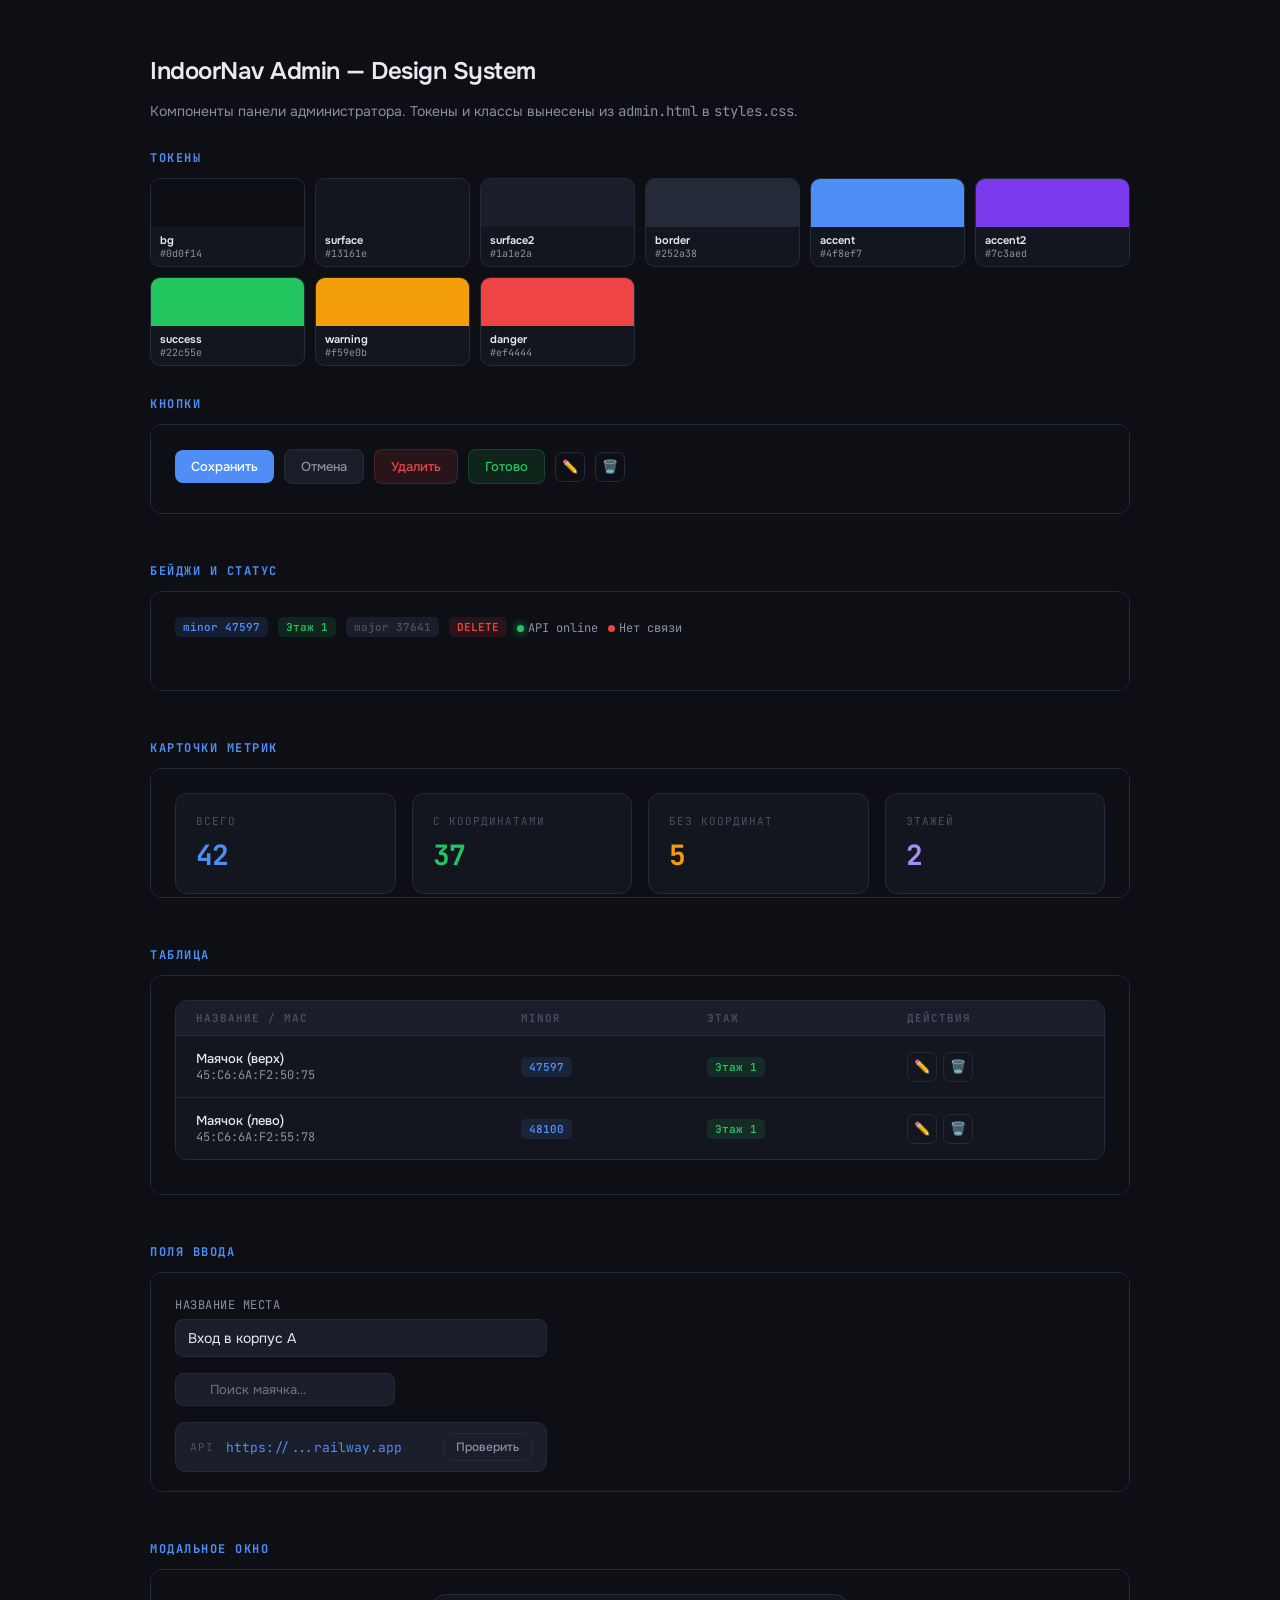
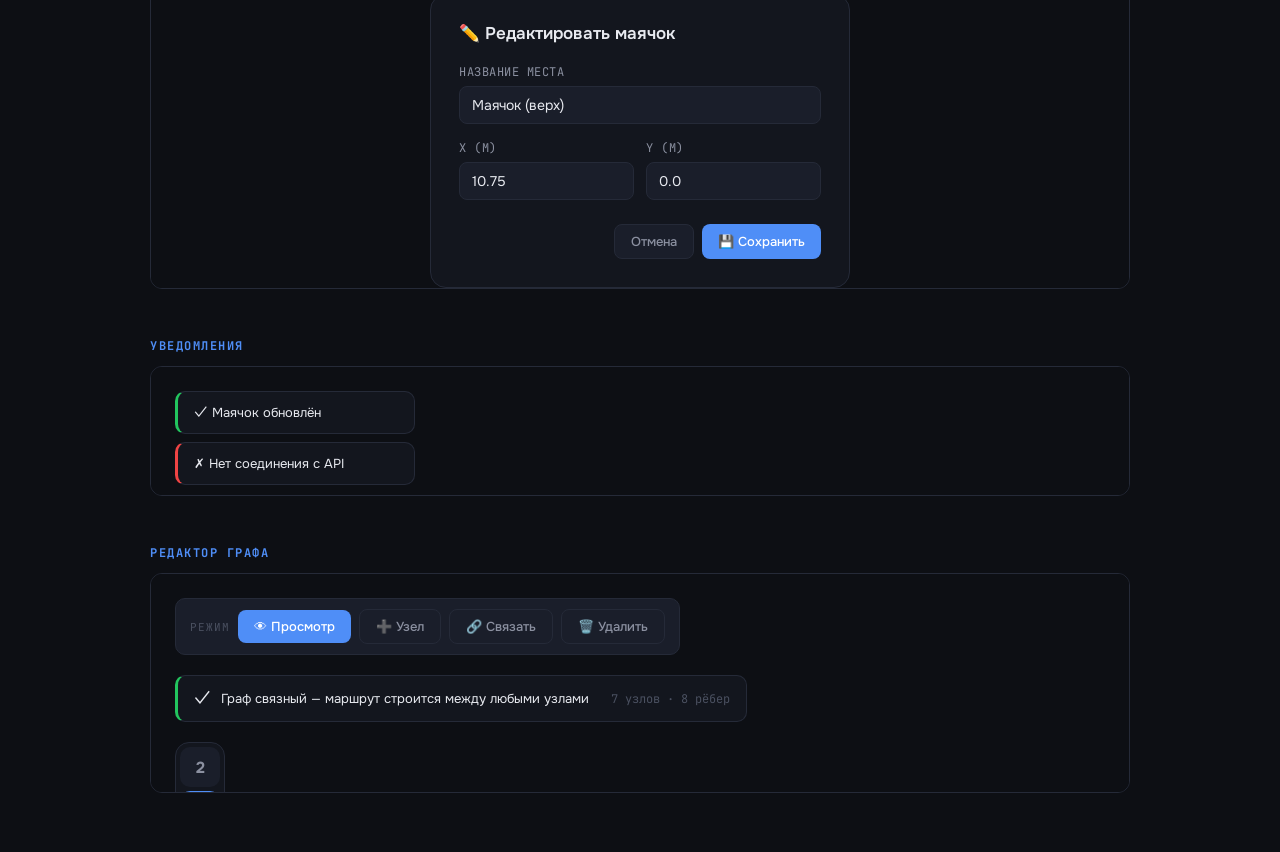
<file: docs/design/admin/index.html>
<!DOCTYPE html>
<html lang="ru">
<head>
<meta charset="UTF-8">
<meta name="viewport" content="width=device-width, initial-scale=1.0">
<title>IndoorNav Admin — Design System</title>
<link rel="stylesheet" href="styles.css">
<style>
  body{padding:40px 24px;font-family:var(--sans)}
  .wrap{max-width:980px;margin:0 auto}
  h1{font-size:24px;font-weight:600;letter-spacing:-.5px}
  .sub{color:var(--text2);font-size:14px;margin:4px 0 28px}
  h2{font-size:12px;font-weight:700;text-transform:uppercase;letter-spacing:1.5px;color:var(--accent);
     font-family:var(--mono);margin:30px 0 12px}
  .tokens{display:grid;grid-template-columns:repeat(auto-fill,minmax(140px,1fr));gap:10px;margin-bottom:10px}
  .tk{border:1px solid var(--border);border-radius:10px;overflow:hidden;background:var(--surface)}
  .tk .c{height:48px}
  .tk .m{padding:6px 9px;font-size:11px}
  .tk .nm{font-weight:600}
  .tk .hx{font-family:var(--mono);color:var(--text2);font-size:10px}
  .frame{width:100%;border:1px solid var(--border);border-radius:12px;background:var(--bg);margin-bottom:14px}
</style>
</head>
<body>
<div class="wrap">
  <h1>IndoorNav Admin — Design System</h1>
  <div class="sub">Компоненты панели администратора. Токены и классы вынесены из <span style="font-family:var(--mono)">admin.html</span> в <span style="font-family:var(--mono)">styles.css</span>.</div>

  <h2>Токены</h2>
  <div class="tokens">
    <div class="tk"><div class="c" style="background:#0d0f14"></div><div class="m"><div class="nm">bg</div><div class="hx">#0d0f14</div></div></div>
    <div class="tk"><div class="c" style="background:#13161e"></div><div class="m"><div class="nm">surface</div><div class="hx">#13161e</div></div></div>
    <div class="tk"><div class="c" style="background:#1a1e2a"></div><div class="m"><div class="nm">surface2</div><div class="hx">#1a1e2a</div></div></div>
    <div class="tk"><div class="c" style="background:#252a38"></div><div class="m"><div class="nm">border</div><div class="hx">#252a38</div></div></div>
    <div class="tk"><div class="c" style="background:#4f8ef7"></div><div class="m"><div class="nm">accent</div><div class="hx">#4f8ef7</div></div></div>
    <div class="tk"><div class="c" style="background:#7c3aed"></div><div class="m"><div class="nm">accent2</div><div class="hx">#7c3aed</div></div></div>
    <div class="tk"><div class="c" style="background:#22c55e"></div><div class="m"><div class="nm">success</div><div class="hx">#22c55e</div></div></div>
    <div class="tk"><div class="c" style="background:#f59e0b"></div><div class="m"><div class="nm">warning</div><div class="hx">#f59e0b</div></div></div>
    <div class="tk"><div class="c" style="background:#ef4444"></div><div class="m"><div class="nm">danger</div><div class="hx">#ef4444</div></div></div>
  </div>

  <h2>Кнопки</h2>          <iframe class="frame" src="buttons.html" height="90"></iframe>
  <h2>Бейджи и статус</h2> <iframe class="frame" src="badges.html" height="100"></iframe>
  <h2>Карточки метрик</h2> <iframe class="frame" src="stat-cards.html" height="130"></iframe>
  <h2>Таблица</h2>         <iframe class="frame" src="table.html" height="220"></iframe>
  <h2>Поля ввода</h2>      <iframe class="frame" src="inputs.html" height="220"></iframe>
  <h2>Модальное окно</h2>  <iframe class="frame" src="modal.html" height="320"></iframe>
  <h2>Уведомления</h2>     <iframe class="frame" src="feedback.html" height="130"></iframe>
  <h2>Редактор графа</h2>  <iframe class="frame" src="graph-toolbar.html" height="220"></iframe>
</div>
</body>
</html>
</file>
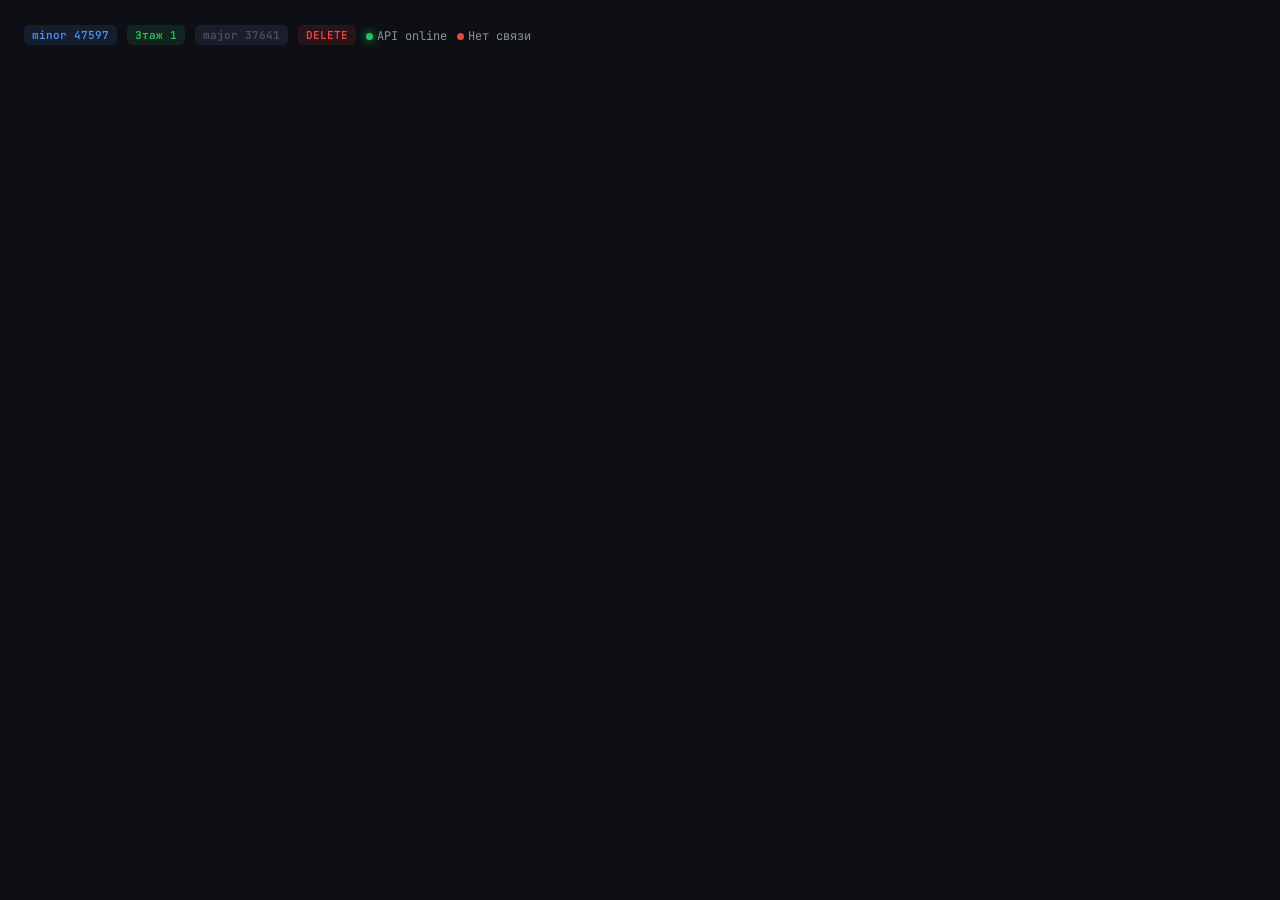
<file: docs/design/admin/badges.html>
<!-- @dsCard group="Бейджи" name="Badges" subtitle="blue / green / gray / danger + статус" -->
<!DOCTYPE html><html lang="ru"><head><meta charset="UTF-8"><link rel="stylesheet" href="styles.css">
<style>body{padding:24px;display:flex;gap:10px;flex-wrap:wrap;align-items:center}</style></head>
<body>
<span class="badge badge-blue">minor 47597</span>
<span class="badge badge-green">Этаж 1</span>
<span class="badge badge-gray">major 37641</span>
<span class="badge badge-danger">DELETE</span>
<span><span class="status-dot online"></span> <span style="font-size:12px;color:var(--text2);font-family:var(--mono)">API online</span></span>
<span><span class="status-dot offline"></span> <span style="font-size:12px;color:var(--text2);font-family:var(--mono)">Нет связи</span></span>
</body></html>
</file>
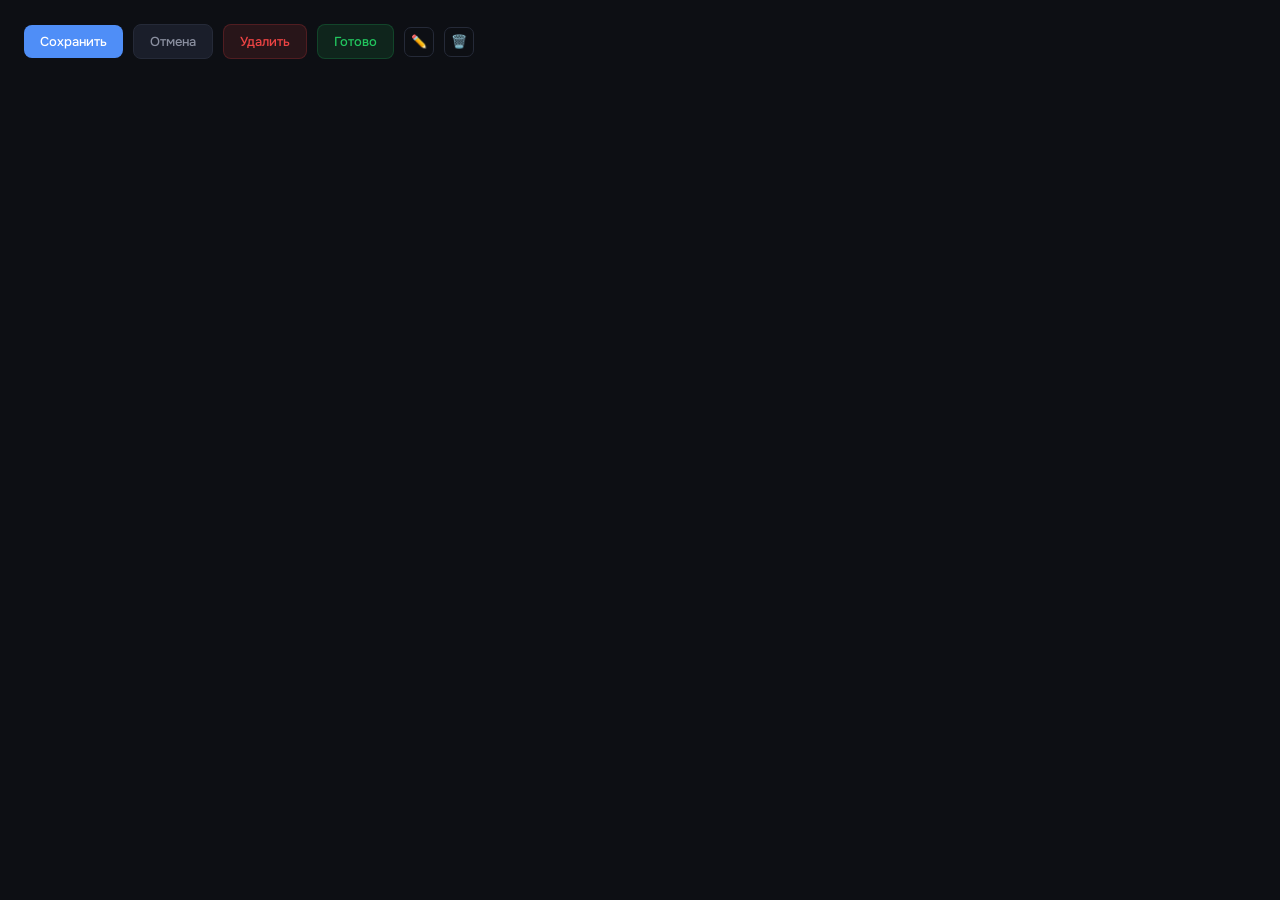
<file: docs/design/admin/buttons.html>
<!-- @dsCard group="Кнопки" name="Buttons" subtitle="primary / ghost / danger / success / icon" -->
<!DOCTYPE html><html lang="ru"><head><meta charset="UTF-8"><link rel="stylesheet" href="styles.css">
<style>body{padding:24px;display:flex;gap:10px;flex-wrap:wrap;align-items:center}</style></head>
<body>
<button class="btn btn-primary">Сохранить</button>
<button class="btn btn-ghost">Отмена</button>
<button class="btn btn-danger">Удалить</button>
<button class="btn btn-success">Готово</button>
<button class="btn-icon edit">✏️</button>
<button class="btn-icon del">🗑️</button>
</body></html>
</file>
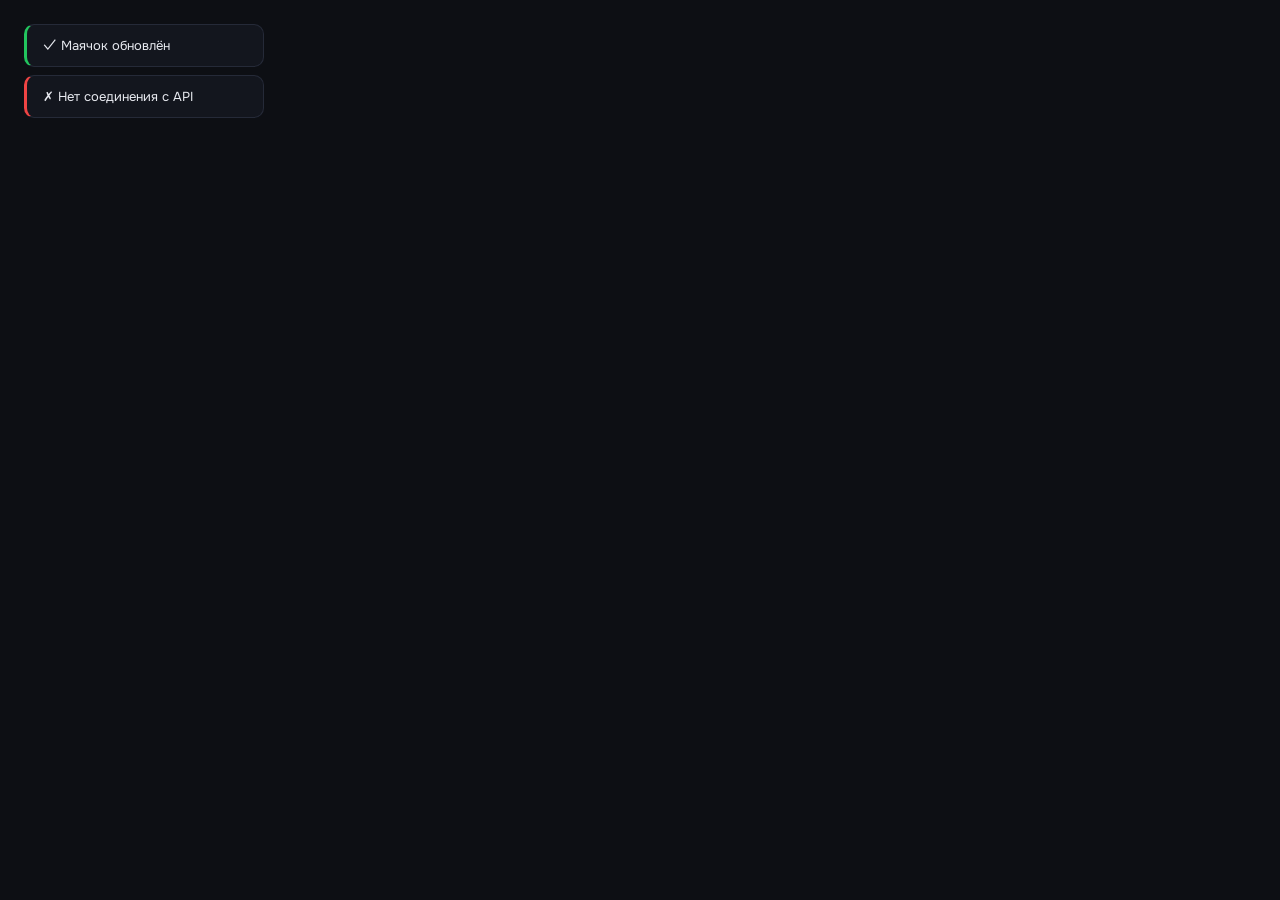
<file: docs/design/admin/feedback.html>
<!-- @dsCard group="Уведомления" name="Toasts" subtitle="success / error" -->
<!DOCTYPE html><html lang="ru"><head><meta charset="UTF-8"><link rel="stylesheet" href="styles.css">
<style>body{padding:24px;display:flex;flex-direction:column;gap:8px;align-items:flex-start}</style></head>
<body>
<div class="toast success">✓ Маячок обновлён</div>
<div class="toast error">✗ Нет соединения с API</div>
</body></html>
</file>
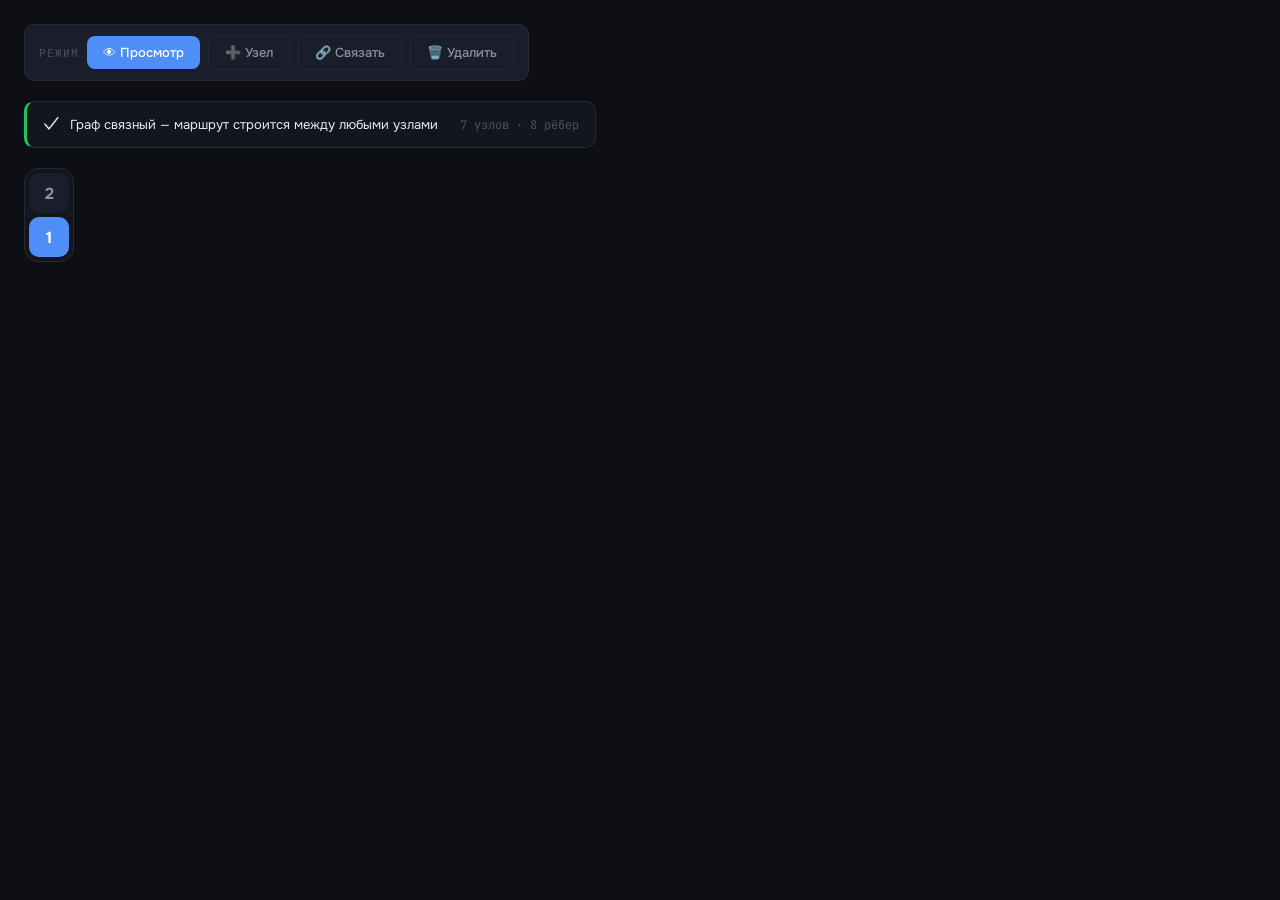
<file: docs/design/admin/graph-toolbar.html>
<!-- @dsCard group="Редактор графа" name="Graph toolbar" subtitle="режимы + переключатель этажей" -->
<!DOCTYPE html><html lang="ru"><head><meta charset="UTF-8"><link rel="stylesheet" href="styles.css">
<style>body{padding:24px;display:flex;flex-direction:column;gap:20px;align-items:flex-start}</style></head>
<body>
<div class="api-bar" style="gap:8px;flex-wrap:wrap">
  <label>Режим</label>
  <button class="btn btn-primary">👁 Просмотр</button>
  <button class="btn btn-ghost">➕ Узел</button>
  <button class="btn btn-ghost">🔗 Связать</button>
  <button class="btn btn-ghost">🗑️ Удалить</button>
</div>
<div style="display:flex;align-items:center;gap:10px;padding:12px 16px;border-radius:10px;
            background:var(--surface);border:1px solid var(--border);border-left:3px solid var(--success)">
  <span>✓</span><span style="font-size:13px">Граф связный — маршрут строится между любыми узлами</span>
  <span style="margin-left:12px;font-family:var(--mono);font-size:12px;color:var(--text3)">7 узлов · 8 рёбер</span>
</div>
<div class="floors"><div class="f">2</div><div class="f on">1</div></div>
</body></html>
</file>
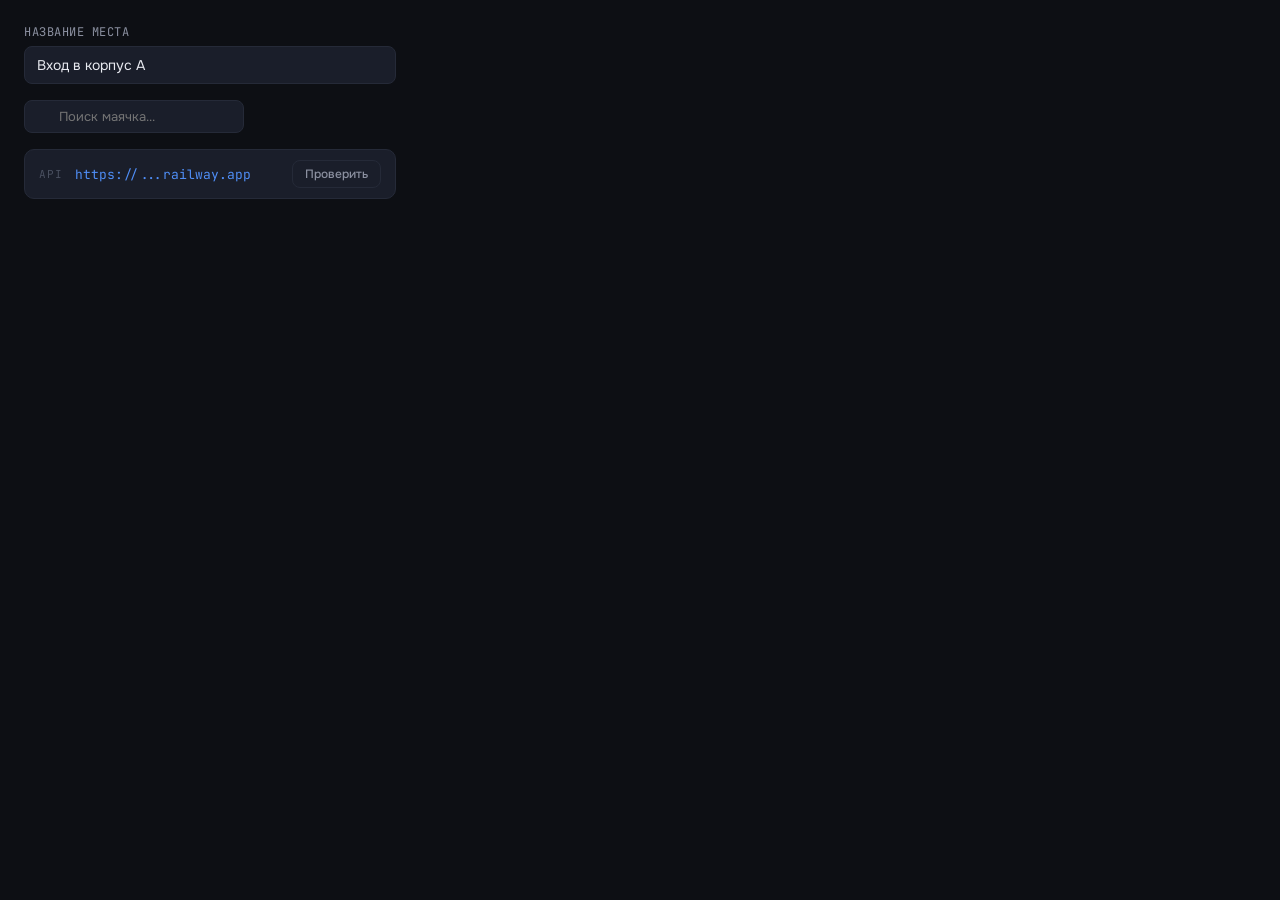
<file: docs/design/admin/inputs.html>
<!-- @dsCard group="Поля ввода" name="Inputs" subtitle="form-input · search · api-bar" -->
<!DOCTYPE html><html lang="ru"><head><meta charset="UTF-8"><link rel="stylesheet" href="styles.css">
<style>body{padding:24px;display:flex;flex-direction:column;gap:16px;max-width:420px}</style></head>
<body>
<div><label class="form-label">Название места</label>
  <input class="form-input" value="Вход в корпус А"></div>
<input class="search-input" placeholder="Поиск маячка...">
<div class="api-bar"><label>API</label>
  <input style="flex:1;background:none;border:none;outline:none;color:var(--accent);font-family:var(--mono);font-size:13px" value="https://...railway.app">
  <button class="btn btn-ghost" style="padding:5px 12px;font-size:12px">Проверить</button></div>
</body></html>
</file>
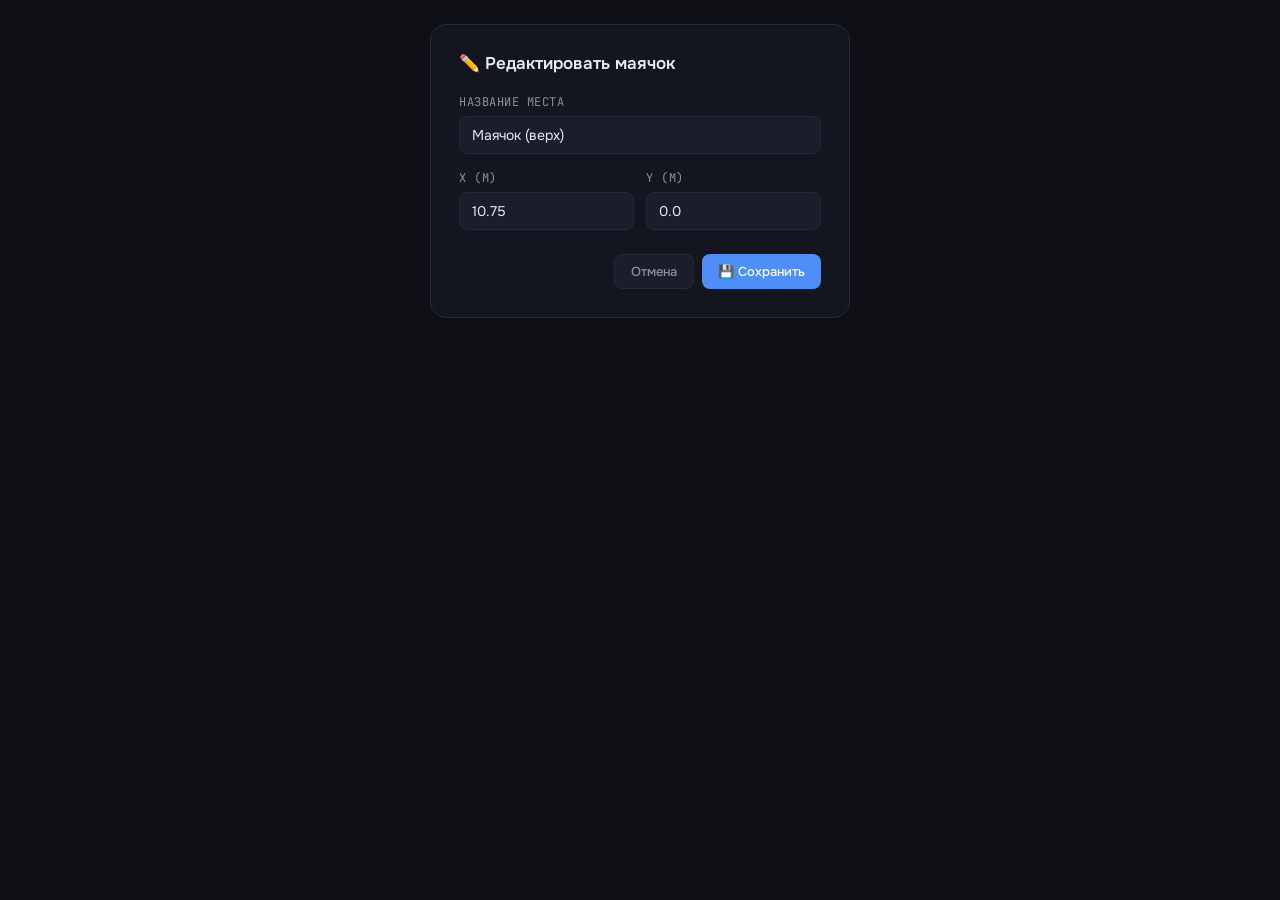
<file: docs/design/admin/modal.html>
<!-- @dsCard group="Оверлеи" name="Modal" subtitle="форма редактирования" -->
<!DOCTYPE html><html lang="ru"><head><meta charset="UTF-8"><link rel="stylesheet" href="styles.css">
<style>body{padding:24px;display:flex;justify-content:center}</style></head>
<body>
<div class="modal">
  <div class="modal-title">✏️ Редактировать маячок</div>
  <div style="margin-bottom:16px"><label class="form-label">Название места</label>
    <input class="form-input" value="Маячок (верх)"></div>
  <div style="display:grid;grid-template-columns:1fr 1fr;gap:12px">
    <div><label class="form-label">X (м)</label><input class="form-input" value="10.75"></div>
    <div><label class="form-label">Y (м)</label><input class="form-input" value="0.0"></div>
  </div>
  <div class="modal-actions">
    <button class="btn btn-ghost">Отмена</button>
    <button class="btn btn-primary">💾 Сохранить</button>
  </div>
</div>
</body></html>
</file>
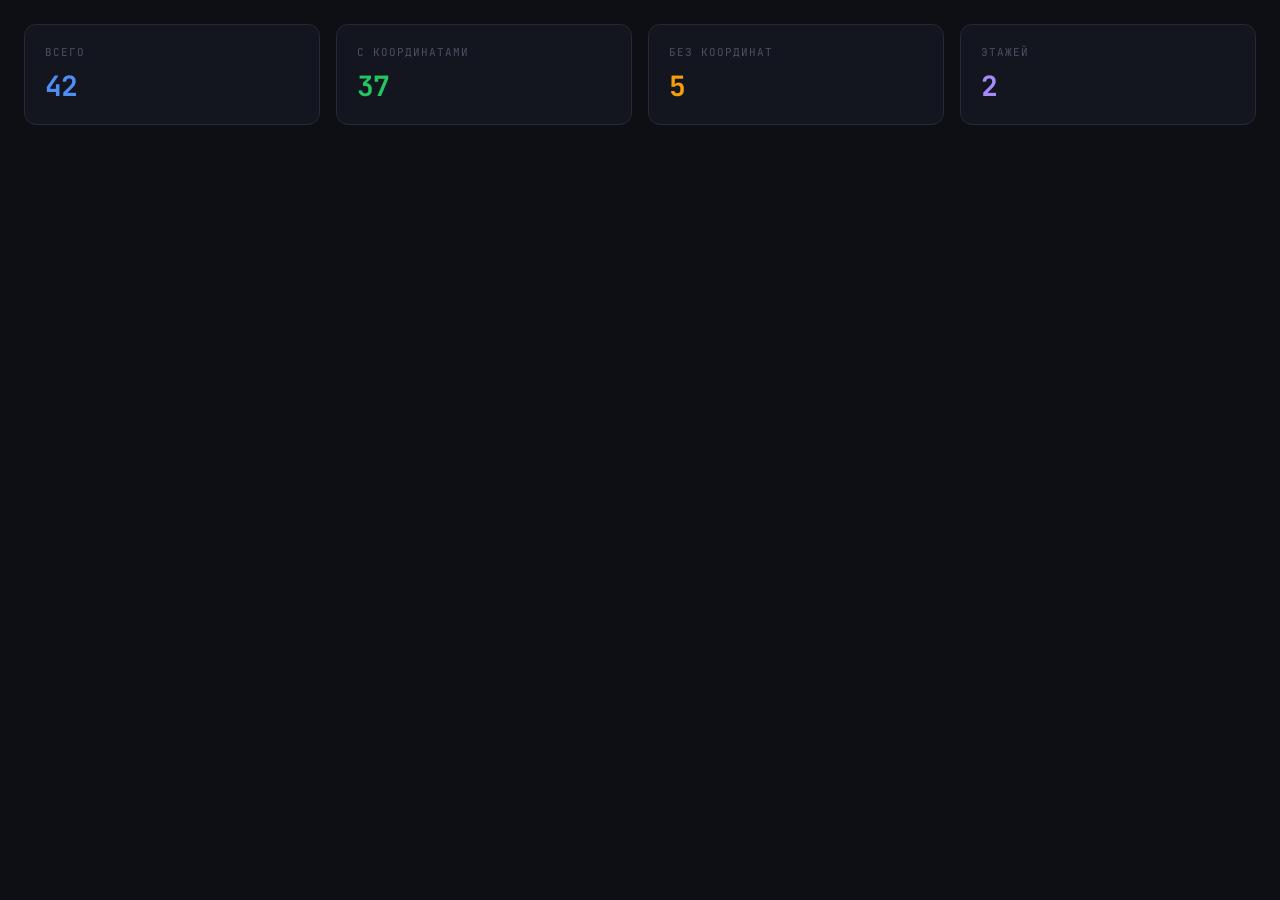
<file: docs/design/admin/stat-cards.html>
<!-- @dsCard group="Карточки" name="Stat cards" subtitle="метрики дашборда (4 акцента)" -->
<!DOCTYPE html><html lang="ru"><head><meta charset="UTF-8"><link rel="stylesheet" href="styles.css">
<style>body{padding:24px;display:grid;grid-template-columns:repeat(4,1fr);gap:16px}</style></head>
<body>
<div class="stat-card"><div class="stat-label">Всего</div><div class="stat-value blue">42</div></div>
<div class="stat-card"><div class="stat-label">С координатами</div><div class="stat-value green">37</div></div>
<div class="stat-card"><div class="stat-label">Без координат</div><div class="stat-value yellow">5</div></div>
<div class="stat-card"><div class="stat-label">Этажей</div><div class="stat-value purple">2</div></div>
</body></html>
</file>
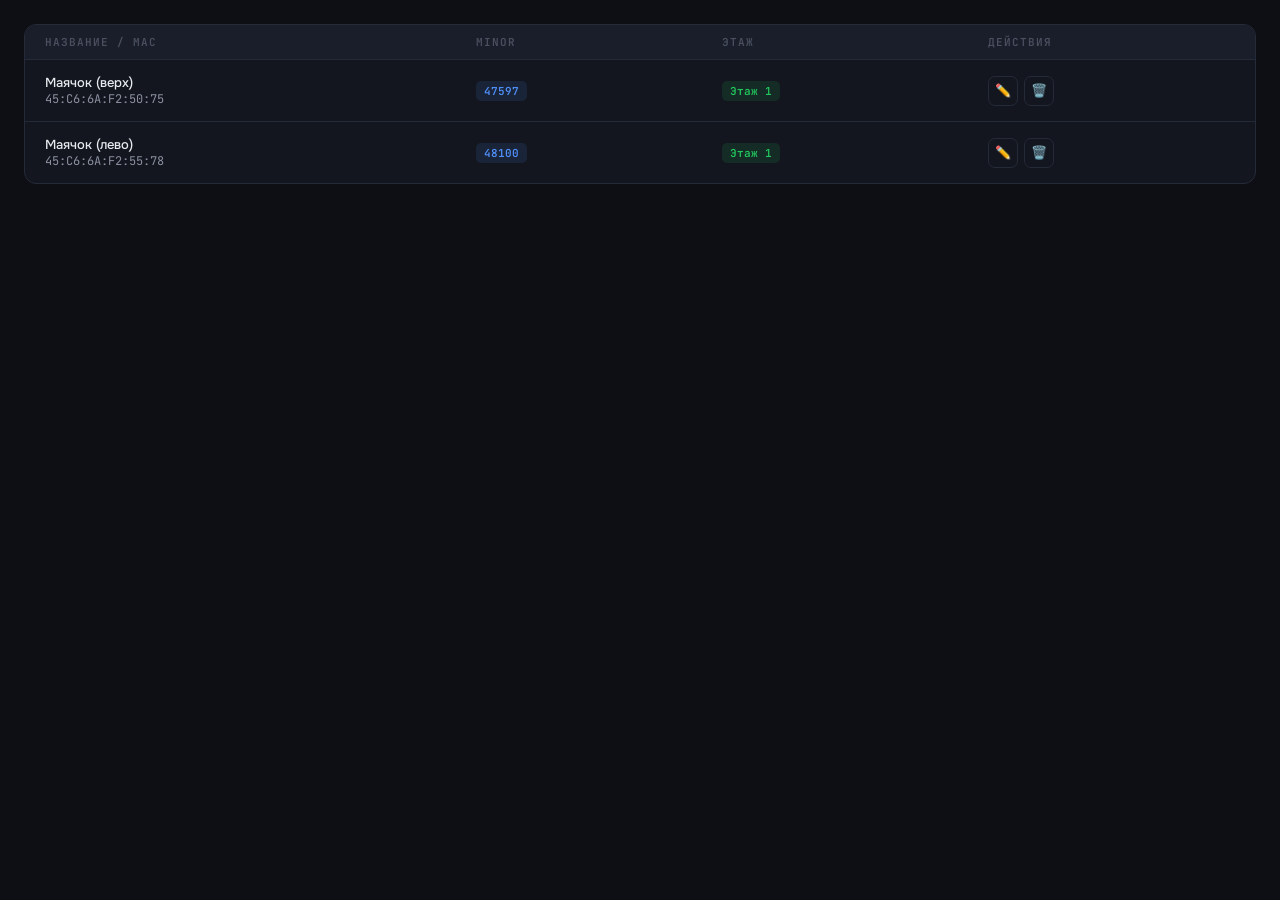
<file: docs/design/admin/table.html>
<!-- @dsCard group="Таблицы" name="Data table" subtitle="строки с бейджами и действиями" -->
<!DOCTYPE html><html lang="ru"><head><meta charset="UTF-8"><link rel="stylesheet" href="styles.css">
<style>body{padding:24px}</style></head>
<body>
<div class="table-wrap">
<table>
<thead><tr><th>Название / MAC</th><th>Minor</th><th>Этаж</th><th>Действия</th></tr></thead>
<tbody>
<tr><td><div style="font-weight:500">Маячок (верх)</div><div class="mac-text">45:C6:6A:F2:50:75</div></td>
    <td><span class="badge badge-blue">47597</span></td><td><span class="badge badge-green">Этаж 1</span></td>
    <td><div style="display:flex;gap:6px"><button class="btn-icon edit">✏️</button><button class="btn-icon del">🗑️</button></div></td></tr>
<tr><td><div style="font-weight:500">Маячок (лево)</div><div class="mac-text">45:C6:6A:F2:55:78</div></td>
    <td><span class="badge badge-blue">48100</span></td><td><span class="badge badge-green">Этаж 1</span></td>
    <td><div style="display:flex;gap:6px"><button class="btn-icon edit">✏️</button><button class="btn-icon del">🗑️</button></div></td></tr>
</tbody>
</table>
</div>
</body></html>
</file>
<file: docs/design/admin/styles.css>
@import url('https://fonts.googleapis.com/css2?family=JetBrains+Mono:wght@400;600;700&family=Onest:wght@300;400;500;600&display=swap');

:root{
  --bg:#0d0f14; --surface:#13161e; --surface2:#1a1e2a; --border:#252a38;
  --accent:#4f8ef7; --accent2:#7c3aed;
  --success:#22c55e; --warning:#f59e0b; --danger:#ef4444;
  --text:#e8eaf0; --text2:#8b90a0; --text3:#4a5060;
  --mono:'JetBrains Mono',monospace; --sans:'Onest',sans-serif;
}
*{box-sizing:border-box}
body{background:var(--bg);color:var(--text);font-family:var(--sans);margin:0}

/* Buttons */
.btn{display:inline-flex;align-items:center;gap:7px;padding:8px 16px;border-radius:8px;
  font-size:13px;font-weight:500;cursor:pointer;border:none;transition:all .15s;font-family:var(--sans)}
.btn-primary{background:var(--accent);color:#fff}
.btn-primary:hover{background:#6b9ef8}
.btn-ghost{background:var(--surface2);color:var(--text2);border:1px solid var(--border)}
.btn-ghost:hover{color:var(--text);border-color:var(--text3)}
.btn-danger{background:rgba(239,68,68,.12);color:var(--danger);border:1px solid rgba(239,68,68,.2)}
.btn-danger:hover{background:rgba(239,68,68,.2)}
.btn-success{background:rgba(34,197,94,.12);color:var(--success);border:1px solid rgba(34,197,94,.2)}
.btn-success:hover{background:rgba(34,197,94,.2)}
.btn-icon{width:30px;height:30px;border-radius:7px;border:1px solid var(--border);background:none;
  cursor:pointer;display:flex;align-items:center;justify-content:center;font-size:13px;color:var(--text2)}
.btn-icon.edit:hover{border-color:var(--accent);color:var(--accent)}
.btn-icon.del:hover{border-color:var(--danger);color:var(--danger)}

/* Badges */
.badge{display:inline-flex;align-items:center;gap:5px;padding:3px 8px;border-radius:5px;
  font-size:11px;font-family:var(--mono);font-weight:600}
.badge-blue{background:rgba(79,142,247,.12);color:var(--accent)}
.badge-green{background:rgba(34,197,94,.12);color:var(--success)}
.badge-gray{background:var(--surface2);color:var(--text3)}
.badge-danger{background:rgba(239,68,68,.12);color:var(--danger)}

/* Status dot */
.status-dot{width:7px;height:7px;border-radius:50%;background:var(--text3);display:inline-block}
.status-dot.online{background:var(--success);box-shadow:0 0 8px var(--success)}
.status-dot.offline{background:var(--danger)}

/* Stat card */
.stat-card{background:var(--surface);border:1px solid var(--border);border-radius:12px;padding:20px}
.stat-label{font-size:11px;color:var(--text3);text-transform:uppercase;letter-spacing:1px;
  font-family:var(--mono);margin-bottom:8px}
.stat-value{font-size:28px;font-weight:700;font-family:var(--mono);letter-spacing:-1px}
.stat-value.blue{color:var(--accent)}
.stat-value.green{color:var(--success)}
.stat-value.yellow{color:var(--warning)}
.stat-value.purple{color:#a78bfa}

/* Table */
.table-wrap{background:var(--surface);border:1px solid var(--border);border-radius:12px;overflow:hidden}
table{width:100%;border-collapse:collapse;font-size:13px}
thead th{text-align:left;padding:10px 20px;font-size:11px;font-family:var(--mono);color:var(--text3);
  text-transform:uppercase;letter-spacing:1px;border-bottom:1px solid var(--border);
  background:var(--surface2);font-weight:600}
tbody tr{border-bottom:1px solid var(--border)}
tbody tr:last-child{border-bottom:none}
tbody tr:hover{background:var(--surface2)}
tbody td{padding:14px 20px;vertical-align:middle}
.mac-text{font-family:var(--mono);font-size:12px;color:var(--text2)}

/* Inputs */
.form-label{display:block;font-size:12px;color:var(--text2);font-family:var(--mono);margin-bottom:6px;
  text-transform:uppercase;letter-spacing:.5px}
.form-input{width:100%;background:var(--surface2);border:1px solid var(--border);border-radius:8px;
  padding:9px 12px;font-size:14px;color:var(--text);font-family:var(--sans);outline:none}
.form-input:focus{border-color:var(--accent)}
.search-input{background:var(--surface2);border:1px solid var(--border);border-radius:8px;
  padding:7px 12px 7px 34px;font-size:13px;color:var(--text);font-family:var(--sans);width:220px;outline:none}
.api-bar{display:inline-flex;align-items:center;gap:10px;background:var(--surface2);
  border:1px solid var(--border);border-radius:10px;padding:10px 14px}
.api-bar label{font-size:11px;font-family:var(--mono);color:var(--text3);text-transform:uppercase;letter-spacing:1px}

/* Modal */
.modal{background:var(--surface);border:1px solid var(--border);border-radius:16px;padding:28px;width:420px}
.modal-title{font-size:17px;font-weight:600;margin-bottom:20px;display:flex;align-items:center;gap:8px}
.modal-actions{display:flex;justify-content:flex-end;gap:8px;margin-top:24px}

/* Toast */
.toast{background:var(--surface);border:1px solid var(--border);border-radius:10px;padding:12px 16px;
  font-size:13px;display:flex;align-items:center;gap:10px;min-width:240px}
.toast.success{border-left:3px solid var(--success)}
.toast.error{border-left:3px solid var(--danger)}

/* Floor switcher */
.floors{display:inline-flex;flex-direction:column;gap:4px;background:var(--surface);
  border:1px solid var(--border);border-radius:14px;padding:4px}
.floors .f{width:40px;height:40px;border-radius:10px;display:flex;align-items:center;justify-content:center;
  font-weight:700;background:var(--surface2);color:var(--text2)}
.floors .f.on{background:var(--accent);color:#fff}
</file>
